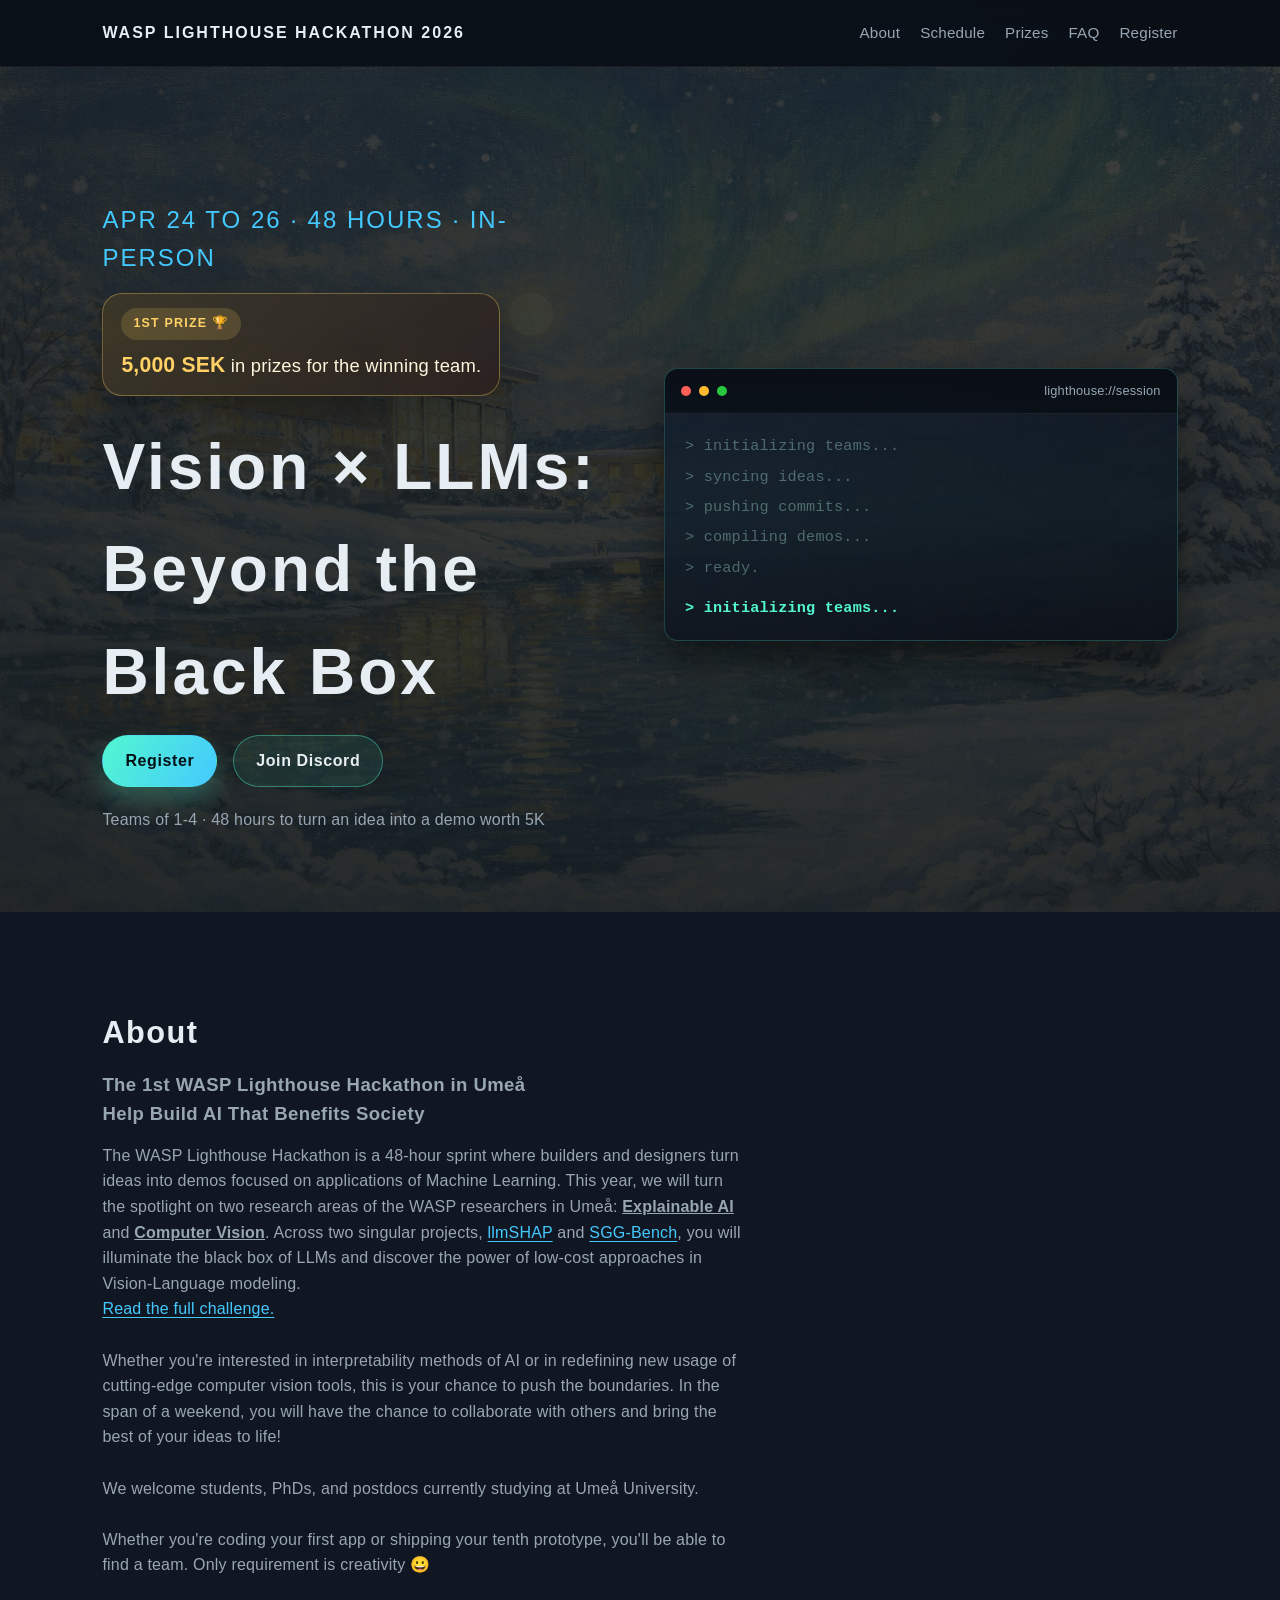
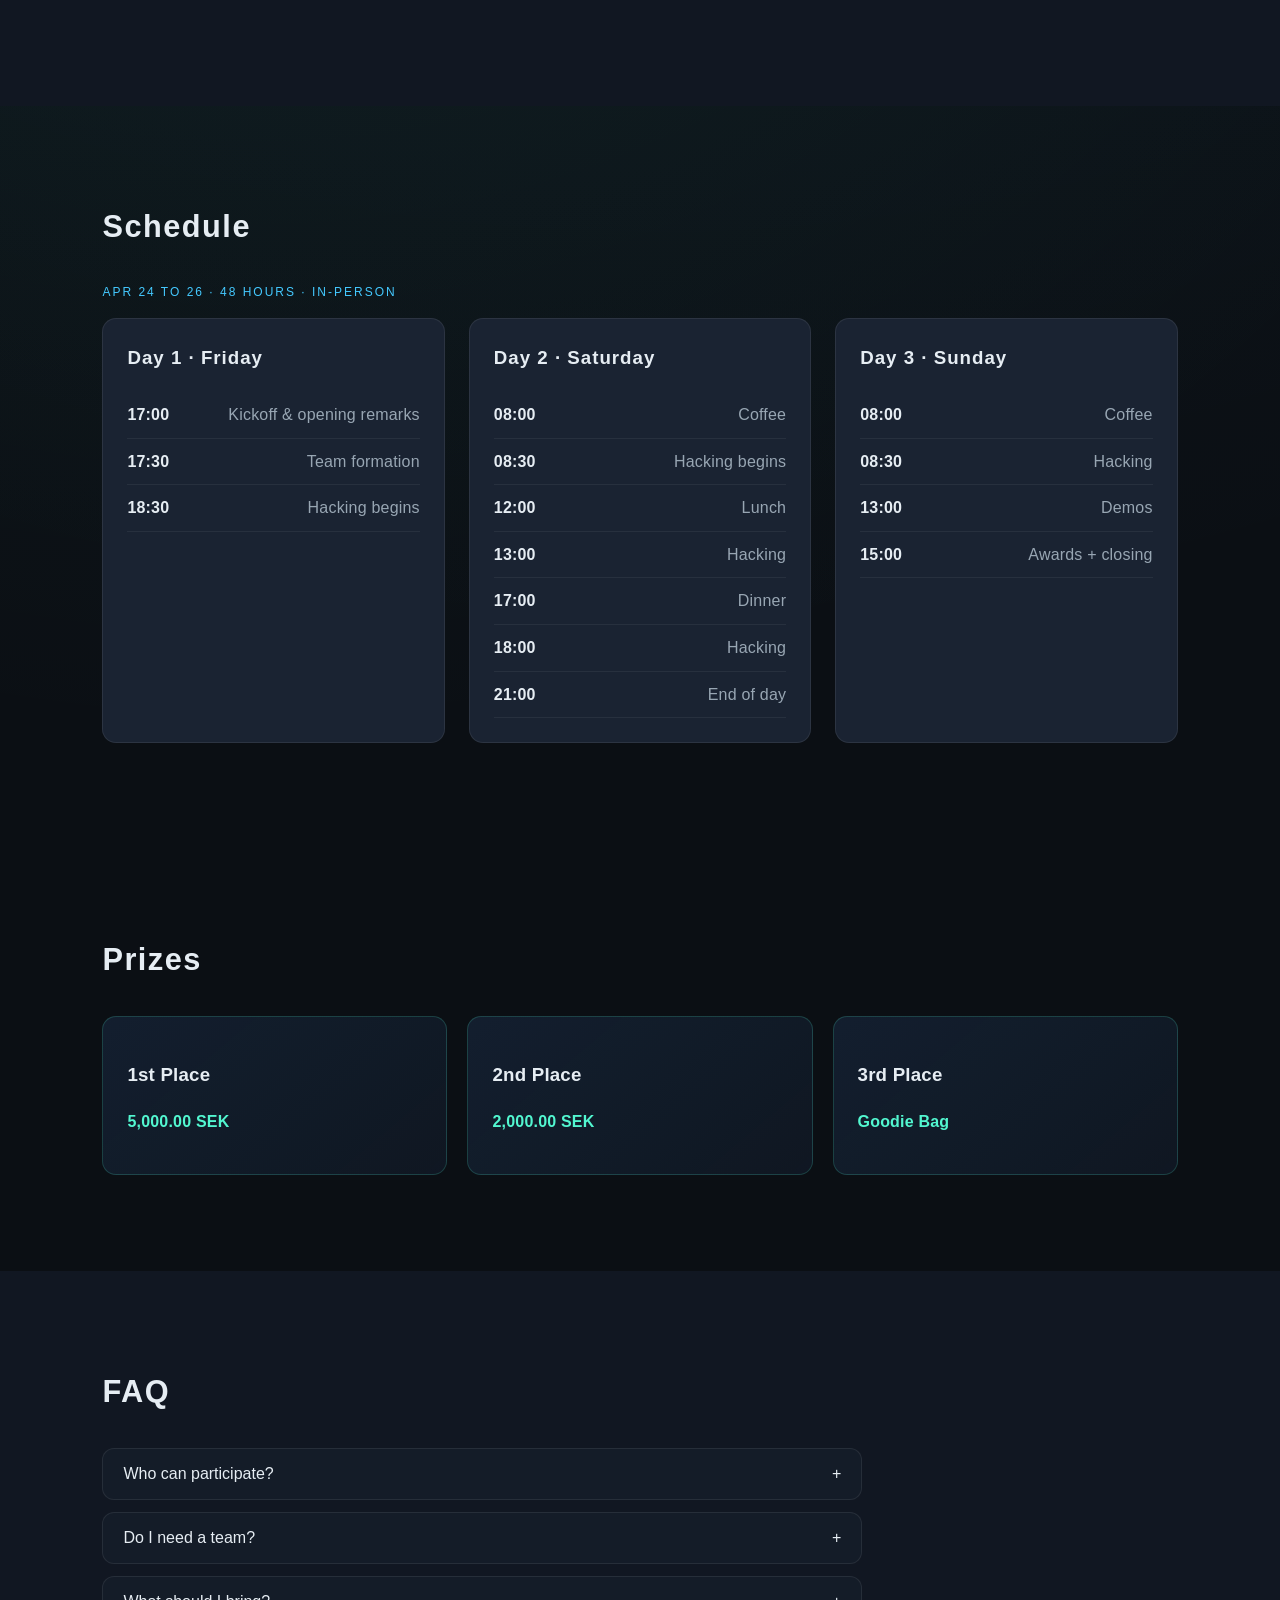
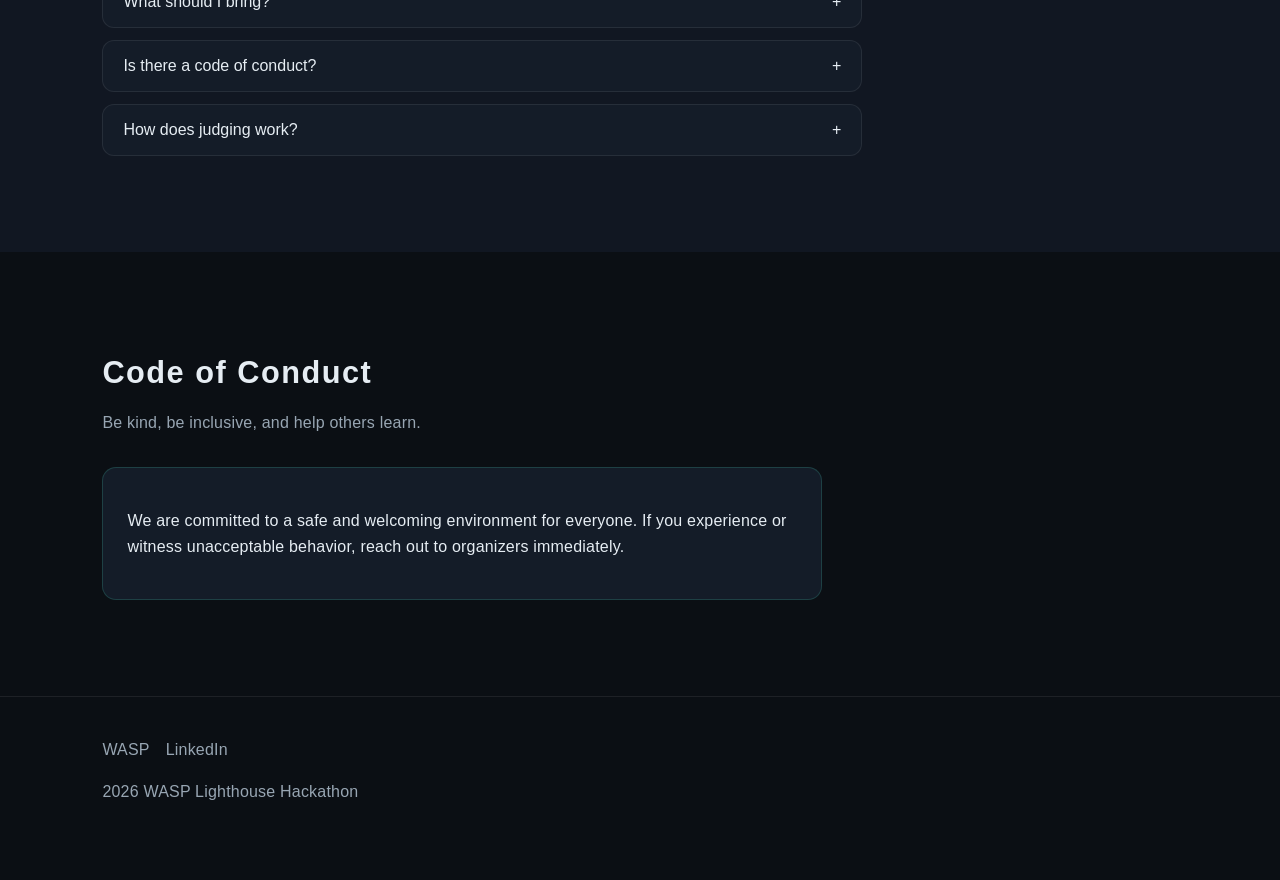
<file: index.html>
<!DOCTYPE html>
<html lang="en">
<head>
  <meta charset="UTF-8" />
  <meta name="viewport" content="width=device-width, initial-scale=1.0" />
  <title>WASP Lighthouse Hackathon</title>
  <link rel="stylesheet" href="styles.css" />
</head>
<body>
  <header class="site-header">
    <nav class="nav">
      <a class="logo" href="#top" aria-label="WASP Lighthouse Hackathon home">WASP Lighthouse Hackathon 2026</a>
      <button class="nav-toggle" aria-label="Toggle navigation" aria-expanded="false" aria-controls="nav-links">
        <span></span><span></span><span></span>
      </button>
      <div class="nav-links" id="nav-links">
        <a href="#about">About</a>
        <a href="#schedule">Schedule</a>
        <a href="#prizes">Prizes</a>
        <a href="#faq">FAQ</a>
        <!-- <a href="#sponsors">Sponsors</a> -->
        <a href="https://docs.google.com/forms/d/e/1FAIpQLSd912_YTHZufL67XXrWf1W1jubRNhx6p2M2lYPLU0WIzWEEDQ/viewform?usp=header">Register</a>
      </div>
    </nav>
  </header>

  <main id="top">
    <section class="hero">
      <div class="hero-bg" aria-hidden="true"></div>
      <div class="hero-content">
        <p class="eyebrow">APR 24 to 26 · 48 hours · In-person</p>
        <div class="prize-teaser" aria-label="First prize information">
          <span class="prize-teaser-badge">1st Prize 🏆</span>
          <p><strong>5,000 SEK</strong> in prizes for the winning team.</p>
        </div>
        <h1>Vision × LLMs: Beyond the Black Box</h1>
        <div class="hero-actions">
          <a class="btn primary" href="https://docs.google.com/forms/d/e/1FAIpQLSd912_YTHZufL67XXrWf1W1jubRNhx6p2M2lYPLU0WIzWEEDQ/viewform?usp=header">Register</a>
          <a class="btn ghost" href="https://discord.gg/V5tErZhDaN" target="_blank" rel="noopener noreferrer" aria-label="Join our Discord (opens in a new tab)">Join Discord</a>
        </div>
        <p class="hero-note">Teams of 1-4 · 48 hours to turn an idea into a demo worth 5K</p>
      </div>
      <div class="hero-terminal" aria-hidden="true">
        <div class="scanline"></div>
        <div class="terminal-header">
          <span class="dot red"></span>
          <span class="dot yellow"></span>
          <span class="dot green"></span>
          <span class="terminal-title">lighthouse://session</span>
        </div>
        <div class="terminal-body">
          <p class="terminal-line">> initializing teams...</p>
          <p class="terminal-line">> syncing ideas...</p>
          <p class="terminal-line">> pushing commits...</p>
          <p class="terminal-line">> compiling demos...</p>
          <p class="terminal-line">> ready.</p>
          <p class="terminal-rotate" id="terminalRotate">> initializing teams...</p>
        </div>
      </div>
    </section>

    <section id="about" class="section about">
      <div class="section-header">
        <h2>About</h2>
        <p class="about-subheading">The 1st WASP Lighthouse Hackathon in Umeå <br> Help Build AI That Benefits Society</p>
        <p>The WASP Lighthouse Hackathon is a 48-hour sprint where builders and designers turn ideas into demos focused on applications of Machine Learning. 
          This year, we will turn the spotlight on two research areas of the WASP researchers in Umeå: <u><b>Explainable AI</b></u> and <u><b>Computer Vision</b></u>. 
          Across two singular projects, <a href="https://github.com/filipnaudot/llmSHAP">llmSHAP</a> and <a href="https://github.com/Maelic/SGG-Benchmark">SGG-Bench</a>, 
          you will illuminate the black box of LLMs and discover the power of low-cost approaches in Vision-Language modeling.</p>
        <p><a href="challenge.html">Read the full challenge.</a></p>
        <br>
        <p>Whether you're interested in interpretability methods of AI or in redefining new usage of cutting-edge computer vision tools, 
          this is your chance to push the boundaries. 
          In the span of a weekend, you will have the chance to collaborate with others and bring the best of your ideas to life!</p>
        <br>
        <p>We welcome students, PhDs, and postdocs currently studying at Umeå University.</p>
        <br>
        <p>Whether you're coding your first app or shipping your tenth prototype, you'll be able to find a team. Only requirement is creativity 😀</p>
      </div>
    </section>

    <section id="schedule" class="section schedule">
      <div class="section-header">
        <h2>Schedule</h2>
      </div>
      <p class="eyebrow">APR 24 to 26 · 48 hours · In-person</p>
      <div class="schedule-grid">
        <div class="schedule-card">
          <h3>Day 1 · Friday</h3>
          <ul>
            <li><span>17:00</span> Kickoff & opening remarks</li>
            <li><span>17:30</span> Team formation</li>
            <li><span>18:30</span> Hacking begins</li>
          </ul>
        </div>
        <div class="schedule-card">
          <h3>Day 2 · Saturday</h3>
          <ul>
            <li><span>08:00</span> Coffee </li>
            <li><span>08:30</span> Hacking begins</li>
            <li><span>12:00</span> Lunch</li>
            <li><span>13:00</span> Hacking</li>
            <li><span>17:00</span> Dinner</li>
            <li><span>18:00</span> Hacking</li>
            <li><span>21:00</span> End of day</li>
          </ul>
        </div>
        <div class="schedule-card">
          <h3>Day 3 · Sunday</h3>
          <ul>
            <li><span>08:00</span> Coffee </li>
            <li><span>08:30</span> Hacking</li>
            <li><span>13:00</span> Demos</li>
            <li><span>15:00</span> Awards + closing</li>
          </ul>
        </div>
      </div>
    </section>

    <section id="prizes" class="section prizes">
      <div class="section-header">
        <h2>Prizes</h2>
      </div>
      <div class="prize-grid">
        <article class="prize-card">
          <h3>1st Place</h3>
          <p class="prize-amount">5,000.00 SEK</p>
        </article>
        <article class="prize-card">
          <h3>2nd Place</h3>
          <p class="prize-amount">2,000.00 SEK</p>
        </article>
        <article class="prize-card">
          <h3>3rd Place</h3>
          <p class="prize-amount">Goodie Bag</p>
        </article>
      </div>
    </section>

    <section id="faq" class="section faq">
      <div class="section-header">
        <h2>FAQ</h2>
      </div>
      <div class="accordion" role="presentation">
        <button class="accordion-item" aria-expanded="false">
          <span>Who can participate?</span>
          <span class="accordion-icon">+</span>
        </button>
        <div class="accordion-panel" role="region">
          <p>We welcome students, PhDs, and and postdocs currently studying at Umeå University.</p>
        </div>

        <button class="accordion-item" aria-expanded="false">
          <span>Do I need a team?</span>
          <span class="accordion-icon">+</span>
        </button>
        <div class="accordion-panel" role="region">
          <p>Nope. If you do not have a team we'll help you find collaborators.</p>
        </div>

        <button class="accordion-item" aria-expanded="false">
          <span>What should I bring?</span>
          <span class="accordion-icon">+</span>
        </button>
        <div class="accordion-panel" role="region">
          <p>Laptop and charger. We provide meals.</p>
        </div>

        <button class="accordion-item" aria-expanded="false">
          <span>Is there a code of conduct?</span>
          <span class="accordion-icon">+</span>
        </button>
        <div class="accordion-panel" role="region">
          <p>Yes. We expect everyone to be respectful and collaborative. Read the <a href="#code-of-conduct">code of conduct</a> below.</p>
        </div>

        <button class="accordion-item" aria-expanded="false">
          <span>How does judging work?</span>
          <span class="accordion-icon">+</span>
        </button>
        <div class="accordion-panel" role="region">
          <p>Judges score projects on impact, creativity, and execution. Demos are 3 minutes each.</p>
        </div>
      </div>
    </section>

    <!-- <section id="sponsors" class="section sponsors">
      <div class="section-header">
        <h2>Sponsor</h2>
      </div>
      <div class="sponsor-grid">
        <div class="sponsor-card">RedBull</div>
        <div class="sponsor-card">WASP Lighthouse</div>
        <div class="sponsor-card">??</div>
      </div>
    </section> -->

    <section id="code-of-conduct" class="section code-of-conduct">
      <div class="section-header">
        <h2>Code of Conduct</h2>
        <p>Be kind, be inclusive, and help others learn.</p>
      </div>
      <div class="code-of-conduct-card">
        <p>We are committed to a safe and welcoming environment for everyone. If you experience or witness unacceptable behavior, reach out to organizers immediately.</p>
      </div>
    </section>
  </main>

  <footer class="footer">
    <div class="footer-links">
      <a href="https://wasp-sweden.org/">WASP</a>
      <a href="https://www.linkedin.com/company/umu-cs/posts/?feedView=all">LinkedIn</a>
    </div>
    <p>2026 WASP Lighthouse Hackathon</p>
  </footer>

  <script src="script.js"></script>
</body>
</html>
</file>
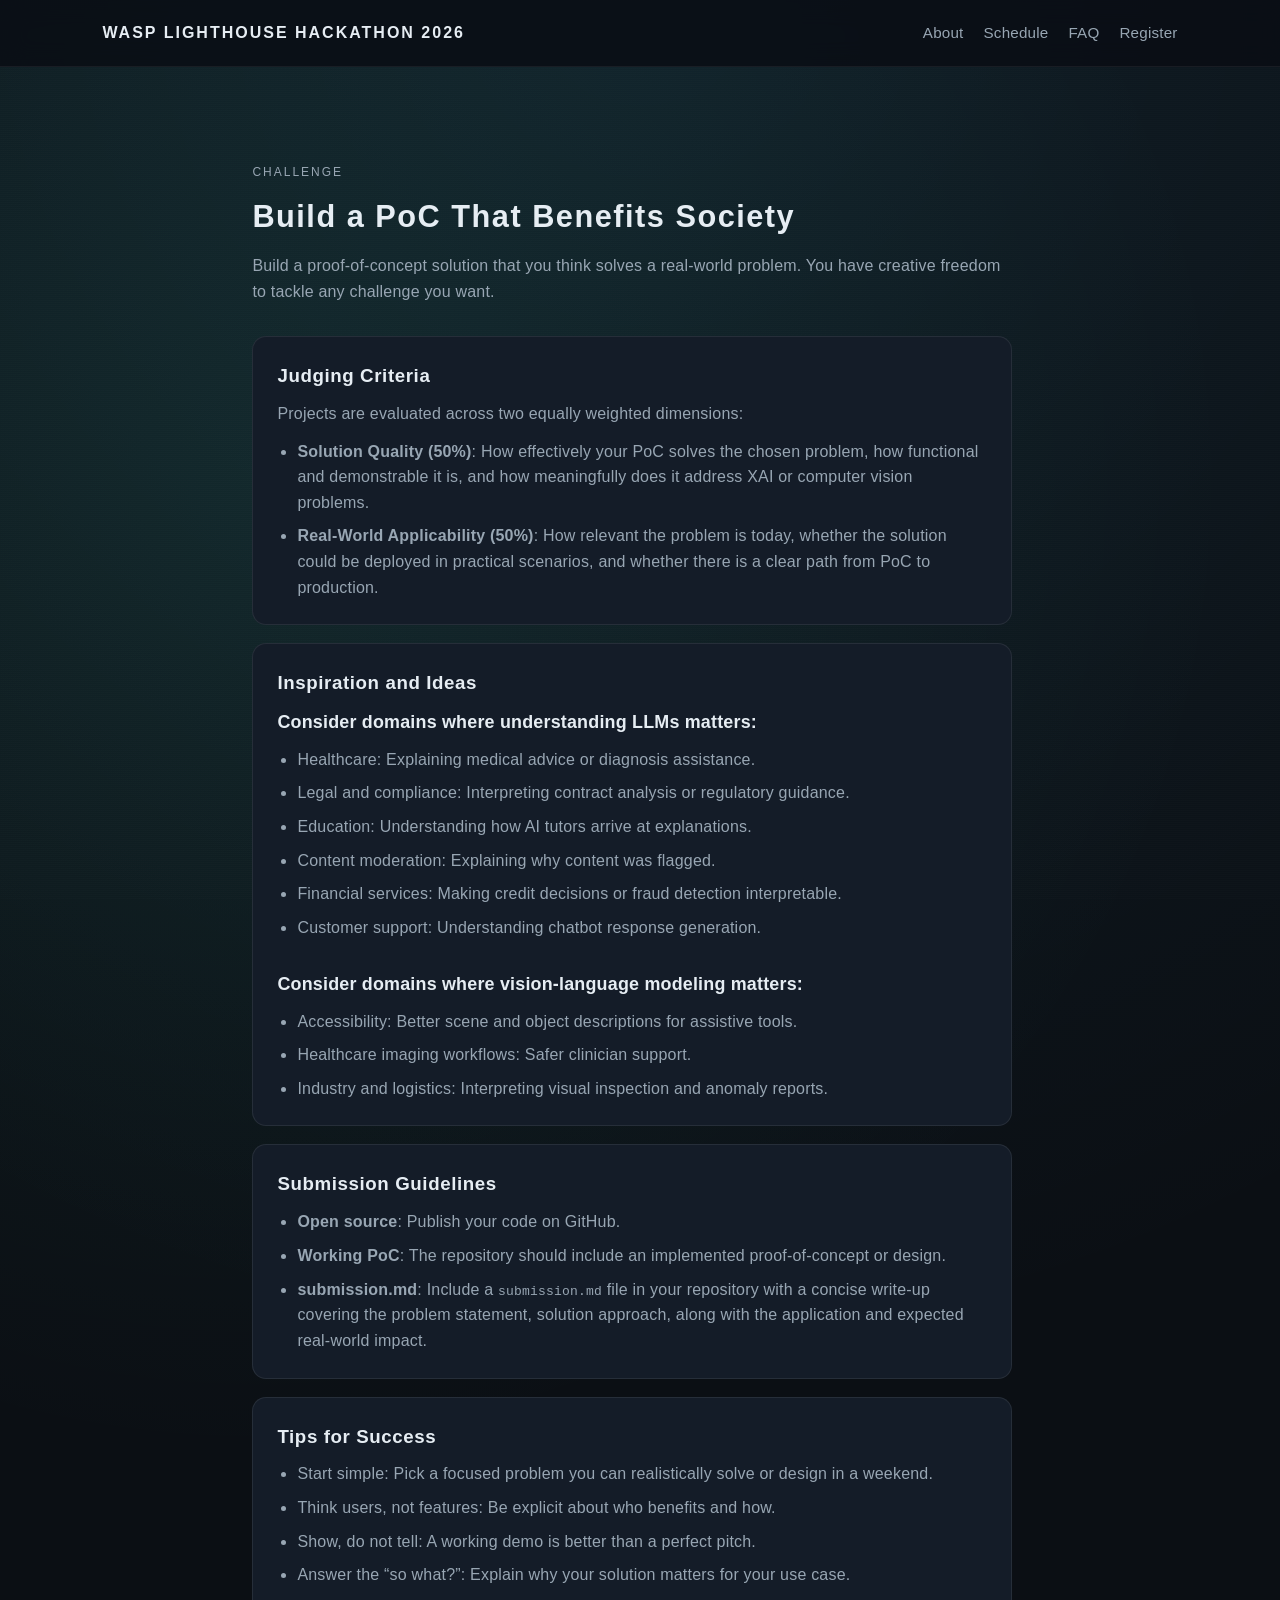
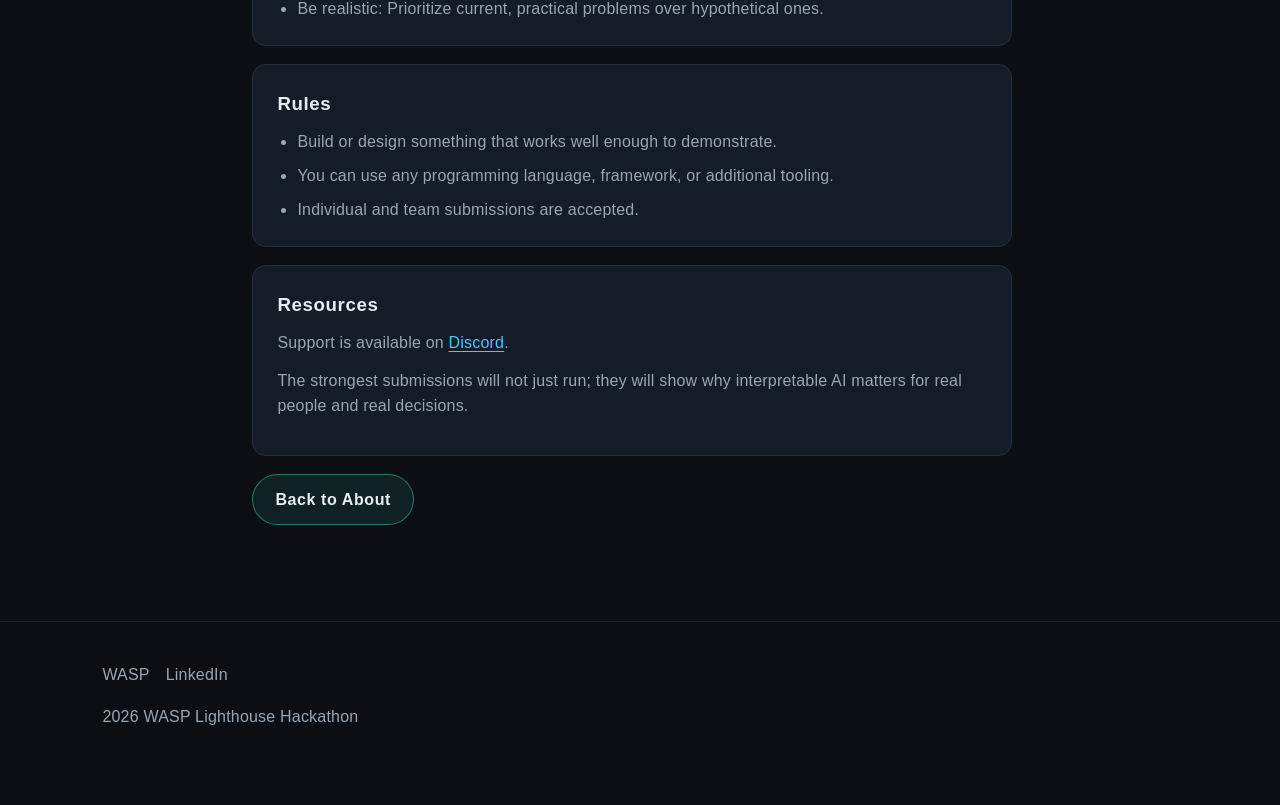
<file: challenge.html>
<!DOCTYPE html>
<html lang="en">
<head>
  <meta charset="UTF-8" />
  <meta name="viewport" content="width=device-width, initial-scale=1.0" />
  <title>Challenge | WASP Lighthouse Hackathon</title>
  <link rel="stylesheet" href="styles.css" />
</head>
<body>
  <header class="site-header">
    <nav class="nav">
      <a class="logo" href="index.html#top" aria-label="WASP Lighthouse Hackathon home">WASP Lighthouse Hackathon 2026</a>
      <button class="nav-toggle" aria-label="Toggle navigation" aria-expanded="false" aria-controls="nav-links">
        <span></span><span></span><span></span>
      </button>
      <div class="nav-links" id="nav-links">
        <a href="index.html#about">About</a>
        <a href="index.html#schedule">Schedule</a>
        <a href="index.html#faq">FAQ</a>
        <a href="https://docs.google.com/forms/d/e/1FAIpQLSd912_YTHZufL67XXrWf1W1jubRNhx6p2M2lYPLU0WIzWEEDQ/viewform?usp=header">Register</a>
      </div>
    </nav>
  </header>

  <main>
    <section class="section challenge">
      <div class="section-header challenge-intro">
        <p class="eyebrow">Challenge</p>
        <h2>Build a PoC That Benefits Society</h2>
        <p>
          Build a proof-of-concept solution that you think solves a real-world problem.
          You have creative freedom to tackle any challenge you want.
        </p>
      </div>

      <div class="challenge-card">
        <h3>Judging Criteria</h3>
        <p>Projects are evaluated across two equally weighted dimensions:</p>
        <ul>
          <li><strong>Solution Quality (50%)</strong>: How effectively your PoC solves the chosen problem, how functional and demonstrable it is, and how meaningfully does it address XAI or computer vision problems.</li>
          <li><strong>Real-World Applicability (50%)</strong>: How relevant the problem is today, whether the solution could be deployed in practical scenarios, and whether there is a clear path from PoC to production.</li>
        </ul>
      </div>

      <div class="challenge-card">
        <h3>Inspiration and Ideas</h3>
        <p class="challenge-subheading">Consider domains where understanding LLMs matters:</p>
        <ul>
          <li>Healthcare: Explaining medical advice or diagnosis assistance.</li>
          <li>Legal and compliance: Interpreting contract analysis or regulatory guidance.</li>
          <li>Education: Understanding how AI tutors arrive at explanations.</li>
          <li>Content moderation: Explaining why content was flagged.</li>
          <li>Financial services: Making credit decisions or fraud detection interpretable.</li>
          <li>Customer support: Understanding chatbot response generation.</li>
        </ul>
        <br>
        <p class="challenge-subheading">Consider domains where vision-language modeling matters:</p>
        <ul>
          <li>Accessibility: Better scene and object descriptions for assistive tools.</li>
          <li>Healthcare imaging workflows: Safer clinician support.</li>
          <li>Industry and logistics: Interpreting visual inspection and anomaly reports.</li>
        </ul>
      </div>

      <div class="challenge-card">
        <h3>Submission Guidelines</h3>
        <ul>
          <li><strong>Open source</strong>: Publish your code on GitHub.</li>
          <li><strong>Working PoC</strong>: The repository should include an implemented proof-of-concept or design.</li>
          <li><strong>submission.md</strong>: Include a <code>submission.md</code> file in your repository with
          a concise write-up covering the problem statement, solution approach, along with the application and expected real-world impact.</li>
        </ul>
      </div>

      <div class="challenge-card">
        <h3>Tips for Success</h3>
        <ul>
          <li>Start simple: Pick a focused problem you can realistically solve or design in a weekend.</li>
          <li>Think users, not features: Be explicit about who benefits and how.</li>
          <li>Show, do not tell: A working demo is better than a perfect pitch.</li>
          <li>Answer the “so what?”: Explain why your solution matters for your use case.</li>
          <li>Be realistic: Prioritize current, practical problems over hypothetical ones.</li>
        </ul>
      </div>

      <div class="challenge-card">
        <h3>Rules</h3>
        <ul>
          <li>Build or design something that works well enough to demonstrate.</li>
          <li>You can use any programming language, framework, or additional tooling.</li>
          <li>Individual and team submissions are accepted.</li>
        </ul>
      </div>

      <div class="challenge-card">
        <h3>Resources</h3>
        <p>Support is available on <a href="https://discord.gg/V5tErZhDaN" target="_blank" rel="noopener noreferrer">Discord</a>.</p>
        <p class="challenge-outro">The strongest submissions will not just run; they will show why interpretable AI matters for real people and real decisions.</p>
      </div>

      <a class="btn ghost" href="index.html#about">Back to About</a>
    </section>
  </main>

  <footer class="footer">
    <div class="footer-links">
      <a href="https://wasp-sweden.org/">WASP</a>
      <a href="https://www.linkedin.com/company/umu-cs/posts/?feedView=all">LinkedIn</a>
    </div>
    <p>2026 WASP Lighthouse Hackathon</p>
  </footer>

  <script src="script.js"></script>
</body>
</html>
</file>
<file: styles.css>
:root {
  color-scheme: dark;
  --bg: #0b0f14;
  --bg-alt: #111722;
  --surface: #141c28;
  --surface-2: #1a2332;
  --text: #e6edf3;
  --muted: #98a6b3;
  --accent: #52f7d0;
  --accent-2: #44c9ff;
  --shadow: rgba(0, 0, 0, 0.45);
  --radius: 14px;
}

* {
  box-sizing: border-box;
}

html {
  scroll-behavior: smooth;
}

body {
  margin: 0;
  font-family: -apple-system, BlinkMacSystemFont, "Segoe UI", Roboto, Oxygen, Ubuntu, Cantarell, "Helvetica Neue", sans-serif;
  background: radial-gradient(circle at top, rgba(68, 201, 255, 0.08), transparent 55%),
    radial-gradient(circle at 20% 20%, rgba(82, 247, 208, 0.08), transparent 45%),
    var(--bg);
  color: var(--text);
  line-height: 1.6;
  letter-spacing: 0.2px;
}

body::before {
  content: "";
  position: fixed;
  inset: 0;
  background-image: linear-gradient(rgba(255, 255, 255, 0.02) 1px, transparent 1px);
  background-size: 2px 2px;
  opacity: 0.25;
  pointer-events: none;
  mix-blend-mode: screen;
  z-index: 0;
}

main, header, footer {
  position: relative;
  z-index: 1;
}

a {
  color: inherit;
  text-decoration: none;
}

img {
  max-width: 100%;
}

.section {
  padding: 96px 8vw;
}

.section-header {
  max-width: 640px;
  margin-bottom: 32px;
}

.section-header h2 {
  font-size: clamp(1.8rem, 2.4vw, 2.5rem);
  letter-spacing: 1.5px;
  margin: 0 0 12px;
}

.section-header p {
  color: var(--muted);
  margin: 0;
}

.section-header .about-subheading {
  color: var(--muted);
  font-size: clamp(1.04rem, 1.45vw, 1.2rem);
  font-weight: 600;
  letter-spacing: 0.4px;
  margin: 2px 0 14px;
}

.section-header p a,
.accordion-panel a {
  color: var(--accent-2);
  text-decoration: underline;
  text-underline-offset: 3px;
  transition: color 0.2s ease;
}

.section-header p a:hover,
.section-header p a:focus,
.accordion-panel a:hover,
.accordion-panel a:focus {
  color: var(--accent);
}

.site-header {
  position: sticky;
  top: 0;
  background: rgba(10, 14, 20, 0.85);
  backdrop-filter: blur(12px);
  border-bottom: 1px solid rgba(255, 255, 255, 0.06);
  z-index: 10;
}

.nav {
  display: flex;
  align-items: center;
  justify-content: space-between;
  padding: 20px 8vw;
  gap: 24px;
}

.logo {
  font-weight: 600;
  letter-spacing: 2px;
  text-transform: uppercase;
}

.nav-links {
  display: flex;
  gap: 20px;
  font-size: 0.95rem;
}

.nav-links a {
  color: var(--muted);
  transition: color 0.2s ease, text-shadow 0.2s ease;
}

.nav-links a:hover,
.nav-links a:focus {
  color: var(--text);
  text-shadow: 0 0 8px rgba(82, 247, 208, 0.6);
}

.nav-toggle {
  display: none;
  background: transparent;
  border: 1px solid rgba(255, 255, 255, 0.12);
  border-radius: 8px;
  padding: 8px;
}

.nav-toggle span {
  display: block;
  width: 20px;
  height: 2px;
  background: var(--text);
  margin: 4px 0;
}

.hero {
  position: relative;
  padding: 110px 8vw 80px;
  display: grid;
  grid-template-columns: repeat(auto-fit, minmax(260px, 1fr));
  gap: 48px;
  align-items: center;
  isolation: isolate;
  overflow: hidden;
}

.hero-bg {
  position: absolute;
  inset: 0;
  background:
    linear-gradient(to bottom, rgba(7, 12, 19, 0.5), rgba(7, 12, 19, 0.72)),
    linear-gradient(to right, rgba(7, 12, 19, 0.45), rgba(7, 12, 19, 0.25)),
    url("assets/university-hero.png");
  background-size: cover;
  background-repeat: no-repeat;
  background-position: center 36%;
  filter: saturate(0.82) contrast(0.88) brightness(0.82);
  transform: scale(1.03);
  transform-origin: center;
  opacity: 0.82;
  z-index: -1;
  pointer-events: none;
}

.hero-content,
.hero-terminal {
  position: relative;
  z-index: 1;
}

.eyebrow {
  color: var(--accent-2);
  letter-spacing: 2px;
  text-transform: uppercase;
  font-size: 0.75rem;
  margin-bottom: 16px;
}

.hero .eyebrow {
  font-size: clamp(0.95rem, 2.2vw, 1.5rem);
}

.prize-teaser {
  display: inline-flex;
  flex-direction: column;
  gap: 10px;
  max-width: 34rem;
  margin: 0 0 20px;
  padding: 14px 18px;
  border: 1px solid rgba(255, 209, 102, 0.35);
  border-radius: 20px;
  background:
    linear-gradient(135deg, rgba(255, 209, 102, 0.18), rgba(255, 130, 92, 0.1)),
    rgba(9, 14, 21, 0.72);
  box-shadow: 0 18px 36px rgba(0, 0, 0, 0.24);
  backdrop-filter: blur(10px);
}

.prize-teaser-badge {
  display: inline-flex;
  align-self: flex-start;
  align-items: center;
  padding: 6px 12px;
  border-radius: 999px;
  background: rgba(255, 209, 102, 0.16);
  color: #ffd166;
  font-size: 0.78rem;
  font-weight: 700;
  letter-spacing: 1.2px;
  text-transform: uppercase;
}

.prize-teaser p {
  margin: 0;
  color: #fff5dd;
  font-size: clamp(1rem, 1.5vw, 1.15rem);
  line-height: 1.45;
}

.prize-teaser strong {
  color: #ffd166;
  font-size: 1.15em;
}

.registration-deadline {
  margin-top: -8px;
  margin-bottom: 20px;
  letter-spacing: 1.4px;
  opacity: 0.86;
}

.hero .registration-deadline {
  font-size: clamp(0.72rem, 1.5vw, 1rem);
}

.hero h1 {
  font-size: clamp(2.8rem, 5vw, 4.5rem);
  letter-spacing: 3px;
  margin: 0 0 12px;
}

.hero-actions {
  display: flex;
  flex-wrap: wrap;
  gap: 16px;
  margin-bottom: 20px;
}

.btn {
  display: inline-flex;
  align-items: center;
  justify-content: center;
  padding: 12px 22px;
  border-radius: 999px;
  border: 1px solid transparent;
  font-weight: 600;
  letter-spacing: 0.6px;
  transition: transform 0.2s ease, box-shadow 0.2s ease, border 0.2s ease;
}

.btn.primary {
  background: linear-gradient(120deg, var(--accent), var(--accent-2));
  color: #041016;
  box-shadow: 0 12px 24px rgba(82, 247, 208, 0.25);
}

.btn.primary:hover,
.btn.primary:focus {
  transform: translateY(-2px);
  box-shadow: 0 16px 32px rgba(82, 247, 208, 0.35);
}

.btn.ghost {
  border-color: rgba(82, 247, 208, 0.4);
  color: var(--text);
  background: rgba(82, 247, 208, 0.08);
}

.btn.ghost:hover,
.btn.ghost:focus {
  border-color: var(--accent);
  box-shadow: 0 0 12px rgba(82, 247, 208, 0.3);
}

.hero-note {
  color: var(--muted);
  margin: 0;
}

.hero-terminal {
  position: relative;
  background: linear-gradient(160deg, rgba(20, 30, 46, 0.9), rgba(12, 16, 24, 0.9));
  border: 1px solid rgba(82, 247, 208, 0.2);
  border-radius: var(--radius);
  box-shadow: 0 20px 40px var(--shadow);
  overflow: hidden;
  min-height: 260px;
}

.scanline {
  position: absolute;
  inset: 0;
  background: linear-gradient(transparent, rgba(82, 247, 208, 0.06), transparent);
  animation: scan 5s linear infinite;
  pointer-events: none;
  opacity: 0.6;
}

@keyframes scan {
  0% { transform: translateY(-100%); }
  100% { transform: translateY(100%); }
}

.terminal-header {
  display: flex;
  align-items: center;
  gap: 8px;
  padding: 12px 16px;
  background: rgba(8, 12, 18, 0.8);
  border-bottom: 1px solid rgba(255, 255, 255, 0.08);
}

.dot {
  width: 10px;
  height: 10px;
  border-radius: 50%;
  display: inline-block;
}

.dot.red { background: #ff5f57; }
.dot.yellow { background: #febc2e; }
.dot.green { background: #28c840; }

.terminal-title {
  margin-left: auto;
  font-size: 0.8rem;
  color: var(--muted);
}

.terminal-body {
  padding: 20px;
  font-family: "SFMono-Regular", Menlo, Consolas, "Liberation Mono", monospace;
  font-size: 0.95rem;
  color: #b9f7e9;
  min-height: 200px;
}

.terminal-line {
  margin: 0 0 6px;
  opacity: 0.35;
}

.terminal-rotate {
  margin: 16px 0 0;
  color: var(--accent);
  font-weight: 600;
}

.about {
  background: var(--bg-alt);
}

.challenge-intro {
  max-width: 760px;
}

.challenge-intro .eyebrow {
  margin: 0 0 10px;
}

.challenge {
  max-width: 980px;
  margin: 0 auto;
}

.challenge-card {
  max-width: 760px;
  padding: 24px;
  margin-bottom: 18px;
  border-radius: var(--radius);
  border: 1px solid rgba(255, 255, 255, 0.08);
  background: var(--surface);
}

.challenge-card h3 {
  margin: 0 0 10px;
  letter-spacing: 0.6px;
}

.challenge-card p {
  margin: 0 0 12px;
  color: var(--muted);
}

.challenge-card .challenge-subheading {
  font-size: clamp(1.02rem, 1.4vw, 1.16rem);
  font-weight: 600;
  color: var(--text);
  margin: 4px 0 10px;
}

.challenge-card ul {
  margin: 0;
  padding-left: 20px;
  color: var(--muted);
}

.challenge-card li + li {
  margin-top: 8px;
}

.challenge-card a {
  color: var(--accent-2);
  text-decoration: underline;
  text-underline-offset: 3px;
}

.challenge-card a:hover,
.challenge-card a:focus {
  color: var(--accent);
}

.challenge-outro {
  margin-top: 10px;
}

.schedule-grid {
  display: grid;
  gap: 24px;
  grid-template-columns: repeat(auto-fit, minmax(260px, 1fr));
}

.schedule-card {
  background: var(--surface-2);
  padding: 24px;
  border-radius: var(--radius);
  border: 1px solid rgba(255, 255, 255, 0.08);
}

.schedule-card h3 {
  margin-top: 0;
  letter-spacing: 1px;
}

.schedule-card ul {
  list-style: none;
  padding: 0;
  margin: 0;
}

.schedule-card li {
  display: flex;
  justify-content: space-between;
  gap: 12px;
  border-bottom: 1px solid rgba(255, 255, 255, 0.06);
  padding: 10px 0;
  color: var(--muted);
}

.schedule-card li span {
  color: var(--text);
  font-weight: 600;
}

.prize-grid {
  display: grid;
  gap: 20px;
  grid-template-columns: repeat(auto-fit, minmax(200px, 1fr));
}

.prize-card {
  background: linear-gradient(140deg, rgba(20, 32, 48, 0.95), rgba(16, 24, 36, 0.9));
  padding: 24px;
  border-radius: var(--radius);
  border: 1px solid rgba(82, 247, 208, 0.18);
  text-align: left;
}

.prize-card.minor {
  border-color: rgba(68, 201, 255, 0.2);
}

.prize-amount {
  color: var(--accent);
  font-weight: 600;
}

.faq {
  background: var(--bg-alt);
}

.accordion {
  max-width: 760px;
}

.accordion-item {
  width: 100%;
  background: var(--surface);
  color: var(--text);
  border: 1px solid rgba(255, 255, 255, 0.08);
  padding: 16px 20px;
  margin-top: 12px;
  border-radius: 12px;
  display: flex;
  justify-content: space-between;
  align-items: center;
  font-size: 1rem;
  cursor: pointer;
}

.accordion-item:focus-visible {
  outline: 2px solid var(--accent);
  outline-offset: 2px;
}

.accordion-panel {
  max-height: 0;
  overflow: hidden;
  transition: max-height 0.2s ease;
  padding: 0 20px;
  color: var(--muted);
}

.accordion-panel.open {
  padding: 12px 20px 16px;
}

.sponsor-grid {
  display: grid;
  grid-template-columns: repeat(auto-fit, minmax(160px, 1fr));
  gap: 16px;
}

.sponsor-card {
  border: 1px dashed rgba(82, 247, 208, 0.4);
  padding: 18px;
  text-align: center;
  border-radius: 12px;
  color: var(--muted);
  background: rgba(12, 18, 26, 0.5);
}

.code-of-conduct-card {
  max-width: 720px;
  padding: 24px;
  border-radius: var(--radius);
  border: 1px solid rgba(82, 247, 208, 0.16);
  background: var(--surface);
}

.footer {
  padding: 40px 8vw 60px;
  border-top: 1px solid rgba(255, 255, 255, 0.08);
  color: var(--muted);
}

.footer-links {
  display: flex;
  flex-wrap: wrap;
  gap: 16px;
  margin-bottom: 16px;
}

.footer a:hover,
.footer a:focus {
  color: var(--text);
}

@media (max-width: 900px) {
  .nav {
    flex-wrap: wrap;
  }

  .nav-toggle {
    display: inline-flex;
    margin-left: auto;
  }

  .nav-links {
    width: 100%;
    flex-direction: column;
    align-items: flex-start;
    gap: 12px;
    display: none;
  }

  .nav-links.open {
    display: flex;
  }
}

@media (max-width: 600px) {
  .section {
    padding: 72px 6vw;
  }

  .hero {
    padding: 96px 6vw 72px;
  }

  .hero-actions {
    flex-direction: column;
    align-items: stretch;
  }

  .prize-teaser {
    max-width: none;
    padding: 14px 16px;
  }
}
</file>
